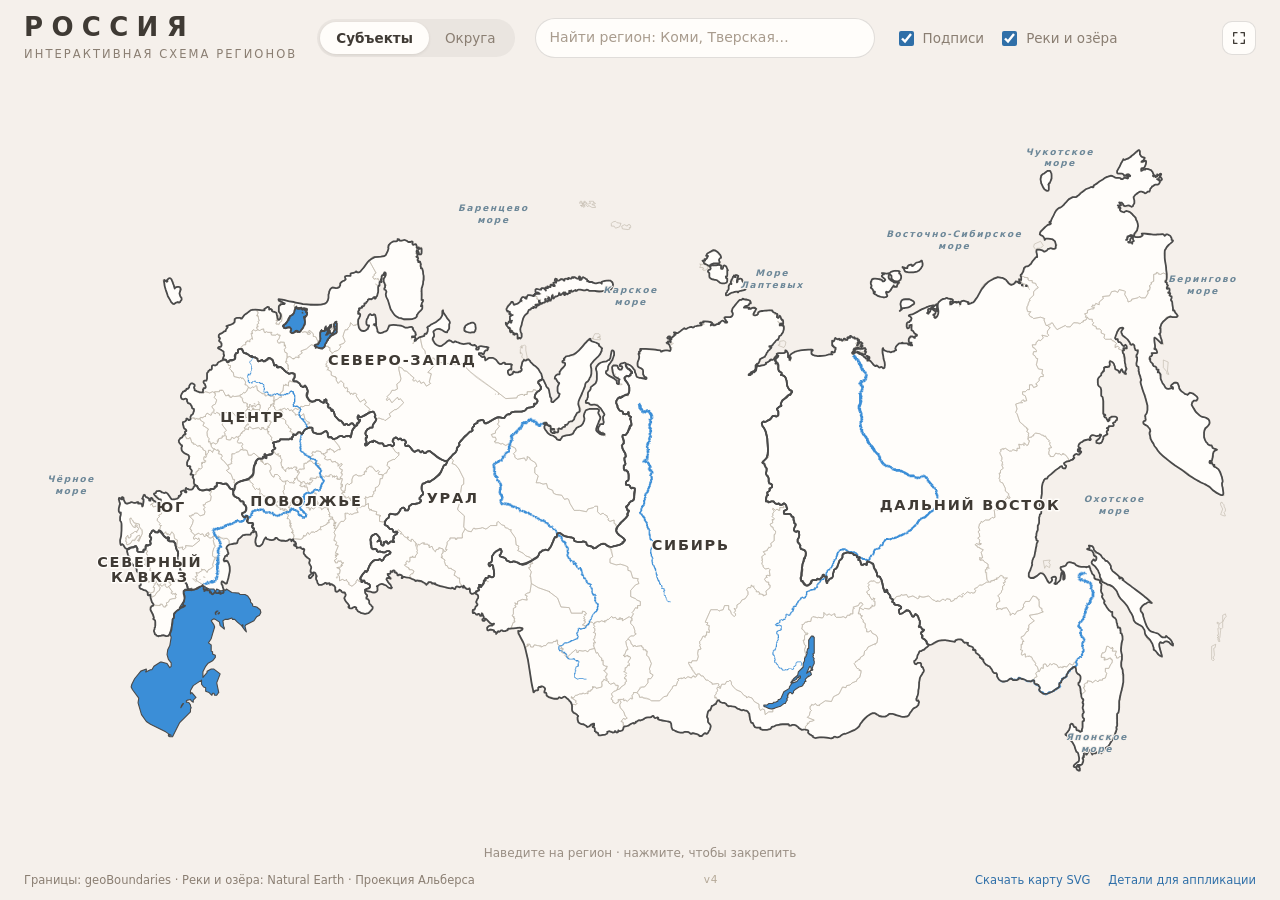
<file: index.html>
<!DOCTYPE html>
<html lang="ru">
<head>
<meta charset="utf-8">
<meta name="viewport" content="width=device-width, initial-scale=1, viewport-fit=cover">
<title>Россия — интерактивная карта регионов</title>
<meta name="description" content="Интерактивная схема России: 8 крупных регионов и 83 субъекта федерации. Реки, озёра, моря. Наведите или нажмите на регион, чтобы узнать название.">
<meta name="theme-color" content="#F5F0EB">
<link rel="icon" href="data:image/svg+xml,<svg xmlns='http://www.w3.org/2000/svg' viewBox='0 0 64 64'><rect width='64' height='64' rx='14' fill='%23F5F0EB'/><path d='M14 26h36M20 26v18M32 18v26M44 26v18M14 44h36' stroke='%233B8ED7' stroke-width='4' fill='none' stroke-linecap='round'/></svg>">
<link rel="stylesheet" href="assets/style.css?v=4">
</head>
<body>

<header class="top">
  <div class="brand">
    <h1>РОССИЯ</h1>
    <p>интерактивная схема регионов</p>
  </div>

  <div class="modes" role="group" aria-label="Что показывать при выборе">
    <button type="button" data-mode="subject" class="on" aria-pressed="true">Субъекты</button>
    <button type="button" data-mode="district" aria-pressed="false">Округа</button>
  </div>

  <div class="search">
    <label class="sr" for="q">Поиск региона</label>
    <input id="q" type="search" placeholder="Найти регион: Коми, Тверская…" autocomplete="off" spellcheck="false">
    <span id="hits" class="hits" aria-live="polite"></span>
  </div>

  <div class="layers">
    <label><input type="checkbox" id="t-labels" checked> Подписи</label>
    <label><input type="checkbox" id="t-water" checked> Реки и озёра</label>
  </div>

  <button type="button" id="fs" class="fs" title="Во весь экран" aria-label="Во весь экран">
    <svg viewBox="0 0 24 24" width="16" height="16" aria-hidden="true">
      <path d="M4 9V4h5M20 9V4h-5M4 15v5h5M20 15v5h-5" fill="none" stroke="currentColor"
            stroke-width="2" stroke-linecap="round" stroke-linejoin="round"/>
    </svg>
  </button>
</header>

<main>
  <div class="stage">
    <svg id="map" role="img" aria-label="Схематическая карта России с регионами, реками и озёрами"></svg>
  </div>

  <div id="tip" class="tip" hidden></div>

  <aside id="card" class="card" hidden>
    <button type="button" id="close" class="card-close" aria-label="Закрыть">×</button>
    <p class="card-kicker" id="card-kicker"></p>
    <h2 class="card-title" id="card-title"></h2>
    <p class="card-sub" id="card-sub"></p>
    <div class="card-body" id="card-body"></div>
  </aside>

  <p class="hint" id="hint">Наведите на регион · нажмите, чтобы закрепить</p>
</main>

<footer class="bottom">
  <span>Границы: geoBoundaries · Реки и озёра: Natural Earth · Проекция Альберса</span>
  <span class="ver">v4</span><span class="dl">
    <a href="karta_rossii.svg" download>Скачать карту SVG</a>
    <a href="shablony/" >Детали для аппликации</a>
  </span>
</footer>

<script src="assets/data.js?v=4"></script>
<script src="assets/app.js?v=4"></script>
</body>
</html>
</file>
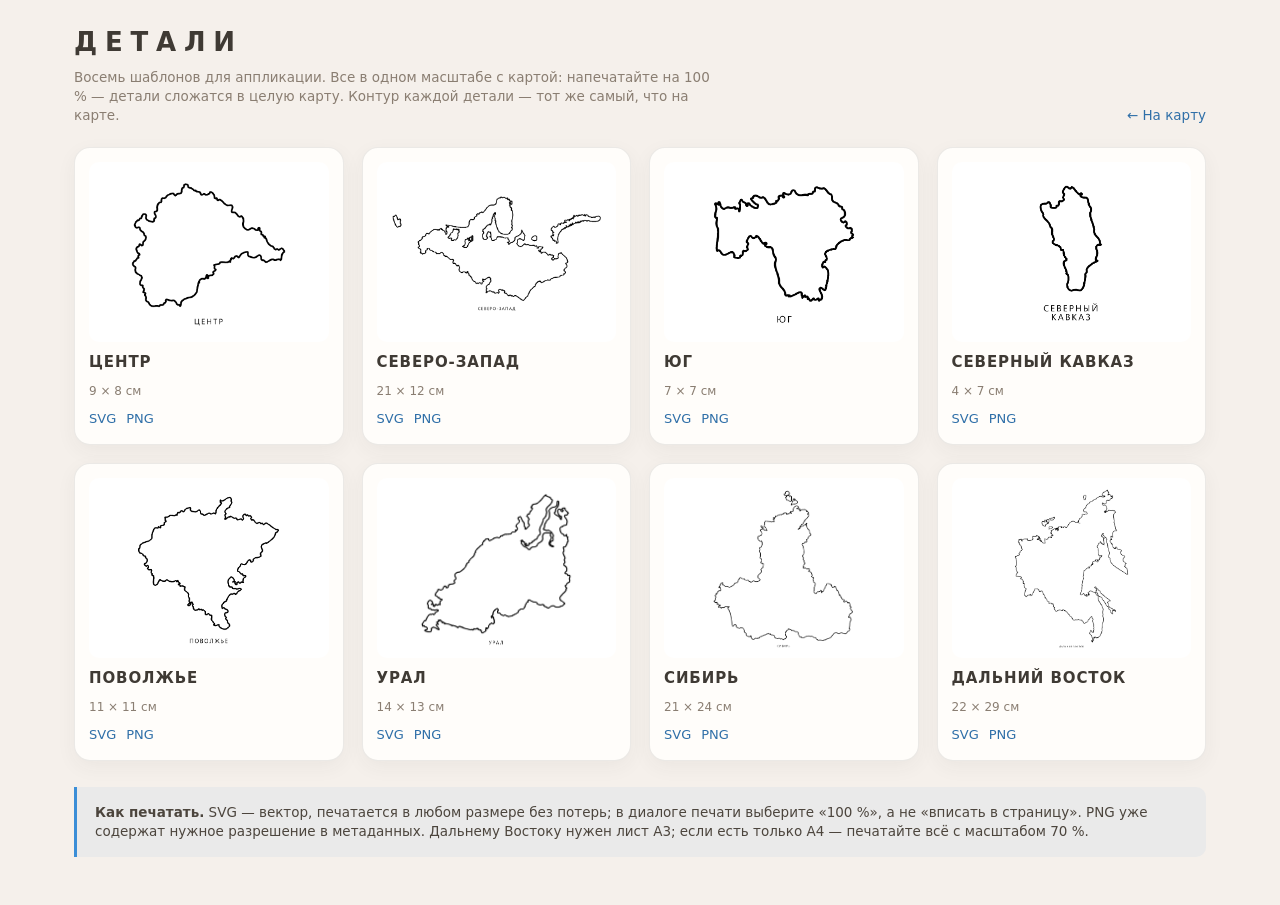
<file: shablony/index.html>
<!DOCTYPE html>
<html lang="ru">
<head>
<meta charset="utf-8">
<meta name="viewport" content="width=device-width, initial-scale=1">
<title>Детали для аппликации — карта России</title>
<meta name="description" content="Восемь деталей-шаблонов регионов России: SVG и PNG с прозрачным фоном, контур совпадает с картой.">
<meta name="theme-color" content="#F5F0EB">
<link rel="icon" href="data:image/svg+xml,<svg xmlns='http://www.w3.org/2000/svg' viewBox='0 0 64 64'><rect width='64' height='64' rx='14' fill='%23F5F0EB'/><path d='M14 26h36M20 26v18M32 18v26M44 26v18M14 44h36' stroke='%233B8ED7' stroke-width='4' fill='none' stroke-linecap='round'/></svg>">
<link rel="stylesheet" href="../assets/style.css?v=4">
<style>
  body{min-height:100dvh}
  .wrap{max-width:1180px;margin:0 auto;padding:24px 24px 48px;width:100%}
  .head{display:flex;align-items:flex-end;justify-content:space-between;gap:20px;flex-wrap:wrap;margin-bottom:8px}
  .head h1{margin:0;font-size:26px;letter-spacing:.3em;font-weight:700}
  .head p{margin:8px 0 0;color:var(--muted);font-size:13.5px;max-width:640px}
  .back{font-size:13.5px;color:var(--accent);text-decoration:none}
  .back:hover{text-decoration:underline}
  .grid{
    display:grid;
    grid-template-columns:repeat(auto-fill,minmax(240px,1fr));
    gap:18px;
    margin-top:22px;
  }
  .tile{
    background:var(--paper);
    border:1px solid rgba(63,58,52,.10);
    border-radius:16px;
    padding:14px 14px 16px;
    box-shadow:0 6px 20px rgba(63,58,52,.05);
    display:flex;
    flex-direction:column;
    gap:10px;
  }
  .tile .pic{
    background:#fff;
    border-radius:10px;
    height:180px;
    display:grid;
    place-items:center;
    padding:8px;
  }
  .tile .pic img{max-width:100%;max-height:164px;display:block}
  .tile h2{margin:0;font-size:15px;letter-spacing:.06em}
  .tile .size{margin:0;font-size:12px;color:var(--muted)}
  .tile .links{display:flex;gap:10px;margin-top:auto;font-size:13px}
  .tile .links a{color:var(--accent);text-decoration:none}
  .tile .links a:hover{text-decoration:underline}
  .note{
    margin-top:26px;padding:16px 18px;border-left:3px solid var(--blue);
    background:rgba(59,142,215,.06);border-radius:0 10px 10px 0;font-size:13.5px;color:#4C453D;
  }
  .note b{font-weight:600}
</style>
</head>
<body>
<div class="wrap">
  <div class="head">
    <div>
      <h1>ДЕТАЛИ</h1>
      <p>Восемь шаблонов для аппликации. Все в одном масштабе с картой: напечатайте на 100 % — детали сложатся в целую карту. Контур каждой детали — тот же самый, что на карте.</p>
    </div>
    <a class="back" href="../">← На карту</a>
  </div>

  <div class="grid">
    <div class="tile">
      <div class="pic"><img src="01_centralnyy.png" alt="Контур региона Центр"></div>
      <h2>ЦЕНТР</h2>
      <p class="size">9 × 8 см</p>
      <div class="links"><a href="01_centralnyy.svg" download>SVG</a><a href="01_centralnyy.png" download>PNG</a></div>
    </div>
    <div class="tile">
      <div class="pic"><img src="02_severo-zapad.png" alt="Контур Северо-Западного региона"></div>
      <h2>СЕВЕРО-ЗАПАД</h2>
      <p class="size">21 × 12 см</p>
      <div class="links"><a href="02_severo-zapad.svg" download>SVG</a><a href="02_severo-zapad.png" download>PNG</a></div>
    </div>
    <div class="tile">
      <div class="pic"><img src="03_yug.png" alt="Контур Южного региона"></div>
      <h2>ЮГ</h2>
      <p class="size">7 × 7 см</p>
      <div class="links"><a href="03_yug.svg" download>SVG</a><a href="03_yug.png" download>PNG</a></div>
    </div>
    <div class="tile">
      <div class="pic"><img src="04_severnyy-kavkaz.png" alt="Контур Северного Кавказа"></div>
      <h2>СЕВЕРНЫЙ КАВКАЗ</h2>
      <p class="size">4 × 7 см</p>
      <div class="links"><a href="04_severnyy-kavkaz.svg" download>SVG</a><a href="04_severnyy-kavkaz.png" download>PNG</a></div>
    </div>
    <div class="tile">
      <div class="pic"><img src="05_povolzhe.png" alt="Контур Поволжья"></div>
      <h2>ПОВОЛЖЬЕ</h2>
      <p class="size">11 × 11 см</p>
      <div class="links"><a href="05_povolzhe.svg" download>SVG</a><a href="05_povolzhe.png" download>PNG</a></div>
    </div>
    <div class="tile">
      <div class="pic"><img src="06_ural.png" alt="Контур Урала"></div>
      <h2>УРАЛ</h2>
      <p class="size">14 × 13 см</p>
      <div class="links"><a href="06_ural.svg" download>SVG</a><a href="06_ural.png" download>PNG</a></div>
    </div>
    <div class="tile">
      <div class="pic"><img src="07_sibir.png" alt="Контур Сибири"></div>
      <h2>СИБИРЬ</h2>
      <p class="size">21 × 24 см</p>
      <div class="links"><a href="07_sibir.svg" download>SVG</a><a href="07_sibir.png" download>PNG</a></div>
    </div>
    <div class="tile">
      <div class="pic"><img src="08_dalniy-vostok.png" alt="Контур Дальнего Востока"></div>
      <h2>ДАЛЬНИЙ ВОСТОК</h2>
      <p class="size">22 × 29 см</p>
      <div class="links"><a href="08_dalniy-vostok.svg" download>SVG</a><a href="08_dalniy-vostok.png" download>PNG</a></div>
    </div>
  </div>

  <div class="note">
    <b>Как печатать.</b> SVG — вектор, печатается в любом размере без потерь; в диалоге печати выберите «100 %»,
    а не «вписать в страницу». PNG уже содержат нужное разрешение в метаданных.
    Дальнему Востоку нужен лист А3; если есть только А4 — печатайте всё с масштабом 70 %.
  </div>
</div>
</body>
</html>
</file>
<file: assets/style.css>
:root{
  --bg:#F5F0EB;
  --paper:#FFFDFA;
  --ink:#3F3A34;
  --muted:#8A7E72;
  --line:#BFB6A9;
  --blue:#3B8ED7;
  --blue-soft:#DCE9F7;
  --blue-mid:#BBD6F1;
  --accent:#2F6FA8;
  --shadow:0 10px 30px rgba(63,58,52,.10), 0 2px 6px rgba(63,58,52,.06);
}

*{box-sizing:border-box}

html,body{height:100%}
body{
  margin:0;
  background:var(--bg);
  color:var(--ink);
  font-family:system-ui,-apple-system,"Segoe UI",Roboto,"PT Sans",Arial,sans-serif;
  font-size:15px;
  line-height:1.4;
  display:flex;
  flex-direction:column;
  min-height:100dvh;
  -webkit-font-smoothing:antialiased;
}

.sr{position:absolute;width:1px;height:1px;overflow:hidden;clip:rect(0 0 0 0);white-space:nowrap}

/* ---------- шапка ---------- */
.top{
  display:flex;
  align-items:center;
  gap:20px;
  flex-wrap:wrap;
  padding:14px 24px 10px;
}
.brand h1{
  margin:0;
  font-size:26px;
  letter-spacing:.32em;
  font-weight:700;
  line-height:1;
}
.brand p{
  margin:6px 0 0;
  font-size:11.5px;
  letter-spacing:.18em;
  text-transform:uppercase;
  color:var(--muted);
}

.modes{
  display:flex;
  padding:3px;
  background:rgba(63,58,52,.06);
  border-radius:999px;
}
.modes button{
  border:0;
  background:transparent;
  color:var(--muted);
  font:inherit;
  font-size:13.5px;
  padding:7px 16px;
  border-radius:999px;
  cursor:pointer;
  transition:background .15s,color .15s;
}
.modes button:hover{color:var(--ink)}
.modes button.on{
  background:var(--paper);
  color:var(--ink);
  box-shadow:0 1px 3px rgba(63,58,52,.12);
  font-weight:600;
}

.search{position:relative;flex:1 1 220px;max-width:340px;display:flex;align-items:center}
.search input{
  width:100%;
  padding:9px 14px;
  border:1px solid rgba(63,58,52,.16);
  border-radius:999px;
  background:var(--paper);
  font:inherit;
  font-size:14px;
  color:var(--ink);
  outline:none;
  transition:border-color .15s, box-shadow .15s;
}
.search input::placeholder{color:#A99C8E}
.search input:focus{border-color:var(--accent);box-shadow:0 0 0 3px rgba(47,111,168,.14)}
.hits{
  position:absolute;
  right:12px;
  font-size:12px;
  color:var(--muted);
  pointer-events:none;
}

.layers{display:flex;gap:14px;font-size:13.5px;color:var(--muted)}
.layers label{display:flex;align-items:center;gap:6px;cursor:pointer;user-select:none}
.layers input{accent-color:var(--accent);width:15px;height:15px;cursor:pointer}

.fs{
  margin-left:auto;
  display:grid;
  place-items:center;
  width:34px;
  height:34px;
  border:1px solid rgba(63,58,52,.16);
  border-radius:10px;
  background:var(--paper);
  color:var(--ink);
  cursor:pointer;
  flex:0 0 auto;
  transition:border-color .15s,color .15s;
}
.fs:hover{border-color:var(--accent);color:var(--accent)}

/* запасной «полный экран», если браузер запретил настоящий */
body.focus .top{
  position:fixed;
  top:0;
  right:0;
  left:auto;
  padding:10px;
  z-index:60;
  background:transparent;
}
body.focus .top > *{display:none}
body.focus .top > .fs{
  display:grid;
  background:rgba(255,253,250,.92);
  box-shadow:0 4px 14px rgba(63,58,52,.14);
}
body.focus .bottom{display:none}
body.focus .stage{padding:6px 6px 6px}

.ver{
  font-size:10.5px;
  color:#B4A897;
  letter-spacing:.08em;
  margin-right:14px;
}

/* ---------- карта ---------- */
main{
  position:relative;
  flex:1 1 auto;
  min-height:320px;
  overflow:hidden;
}
.stage{
  position:absolute;
  inset:0;
  padding:6px 18px 32px;
}
#map{
  width:100%;
  height:100%;
  display:block;
  overflow:visible;
}

/* слои карты */
.land{fill:var(--paper)}
.subj{
  fill:transparent;
  stroke:var(--line);
  stroke-width:.9;
  stroke-linejoin:round;
  cursor:pointer;
  transition:fill .12s ease;
}
.subj:hover,.subj.hover,.subj.dhover{fill:var(--blue-soft)}
.subj.sel{fill:var(--blue-mid);stroke:var(--accent);stroke-width:1.6}
.subj.match{fill:rgba(59,142,215,.18)}
.subj.match.sel{fill:var(--blue-mid)}
.subj.dim{opacity:.55}
.subj:focus{outline:none}
.subj:focus-visible{stroke:var(--accent);stroke-width:2.2;fill:var(--blue-soft)}

.water-river{fill:var(--blue);stroke:none;pointer-events:none}
.water-lake{fill:var(--blue);stroke:#4A4A4A;stroke-width:1.6;stroke-linejoin:round;pointer-events:none}
.wlayer.off{display:none}

.region{
  fill:none;
  stroke:#4A4A4A;
  stroke-width:2.6;
  stroke-linejoin:round;
  stroke-linecap:round;
  pointer-events:none;
  transition:stroke .15s;
}
.region.on{stroke:var(--accent);stroke-width:3.4}

.lbl{
  font-weight:700;
  font-size:21px;
  letter-spacing:.12em;
  fill:var(--ink);
  paint-order:stroke;
  stroke:var(--paper);
  stroke-width:4px;
  stroke-linejoin:round;
  text-anchor:middle;
  pointer-events:none;
  user-select:none;
}
.lbl-sea{
  font-style:italic;
  font-size:13px;
  letter-spacing:.18em;
  fill:#6C8798;
  stroke:var(--bg);
  stroke-width:3px;
}
.lbl-layer.off{display:none}

/* ---------- подсказка ---------- */
.tip{
  position:fixed;
  z-index:40;
  pointer-events:none;
  background:rgba(63,58,52,.94);
  color:#FFF;
  padding:7px 11px;
  border-radius:9px;
  font-size:13px;
  line-height:1.25;
  max-width:260px;
  box-shadow:0 6px 18px rgba(0,0,0,.18);
  transform:translate(14px,14px);
}
.tip b{font-weight:600}
.tip span{display:block;font-size:11.5px;opacity:.72;margin-top:2px}

/* ---------- карточка ---------- */
.card{
  position:absolute;
  left:26px;
  bottom:26px;
  width:min(340px,calc(100vw - 52px));
  background:rgba(255,253,250,.95);
  border:1px solid rgba(63,58,52,.10);
  border-radius:16px;
  box-shadow:var(--shadow);
  padding:18px 20px 20px;
  backdrop-filter:blur(10px);
  max-height:calc(100% - 52px);
  overflow:auto;
  animation:pop .18s ease-out;
}
@keyframes pop{from{opacity:0;transform:translateY(6px)}to{opacity:1;transform:none}}
.card[hidden]{display:none}
@media (min-width:821px){
  .card.right{left:auto;right:26px}
}
.card-close{
  position:absolute;
  top:10px;
  right:10px;
  width:28px;
  height:28px;
  border:0;
  border-radius:50%;
  background:transparent;
  color:var(--muted);
  font-size:20px;
  line-height:1;
  cursor:pointer;
}
.card-close:hover{background:rgba(63,58,52,.07);color:var(--ink)}
.card-kicker{
  margin:0 0 4px;
  font-size:11px;
  letter-spacing:.16em;
  text-transform:uppercase;
  color:var(--muted);
}
.card-title{margin:0;font-size:22px;line-height:1.15;letter-spacing:.01em;font-weight:700}
.card-sub{margin:6px 0 0;font-size:13.5px;color:var(--muted)}
.card-body{margin-top:12px;font-size:13.5px;color:#5A5148}
.card-body p{margin:0 0 6px}
.card-body .chips{display:flex;flex-wrap:wrap;gap:6px;margin-top:8px}
.chip{
  border:1px solid rgba(63,58,52,.14);
  background:var(--paper);
  color:var(--ink);
  border-radius:999px;
  padding:4px 10px;
  font:inherit;
  font-size:12.5px;
  cursor:pointer;
}
.chip:hover{border-color:var(--accent);color:var(--accent)}

.hint{
  position:absolute;
  left:50%;
  bottom:6px;
  transform:translateX(-50%);
  margin:0;
  font-size:12px;
  color:var(--muted);
  opacity:.85;
  pointer-events:none;
  white-space:nowrap;
}

/* ---------- подвал ---------- */
.bottom{
  display:flex;
  justify-content:space-between;
  gap:16px;
  flex-wrap:wrap;
  padding:4px 24px 12px;
  font-size:11.5px;
  color:var(--muted);
}
.bottom a{color:var(--accent);text-decoration:none;margin-left:14px}
.bottom a:hover{text-decoration:underline}

/* ---------- мобильные ---------- */
@media (max-width:820px){
  .top{padding:12px 16px 8px;gap:10px}
  .brand h1{font-size:21px}
  .brand p{font-size:10px}
  .search{max-width:none;order:4;flex-basis:100%}
  .layers{order:5;flex-basis:100%;justify-content:flex-start;gap:18px;font-size:13px;flex-wrap:wrap}
  .stage{padding:2px 8px 26px}
  .card{
    left:10px;right:10px;bottom:10px;width:auto;
    padding:14px 16px 16px;
    max-height:46dvh;
    overflow:auto;
  }
  .card-title{font-size:19px}
  .hint{display:none}
  .bottom{padding:2px 16px 8px;font-size:10.5px}
  .bottom a{margin-left:0;margin-right:12px}
}

/* на вертикальном телефоне карта выше экрана — её можно прокручивать вбок */
@media (max-width:820px) and (orientation:portrait){
  .stage{
    display:block;
    overflow-x:auto;
    overflow-y:hidden;
    padding:0 0 26px;
    -webkit-overflow-scrolling:touch;
  }
  #map{
    position:static;
    height:auto;
    width:max(100%, calc(170vh - 360px));
    max-width:none;
    max-height:none;
    margin:0 auto;
  }
}
</file>
